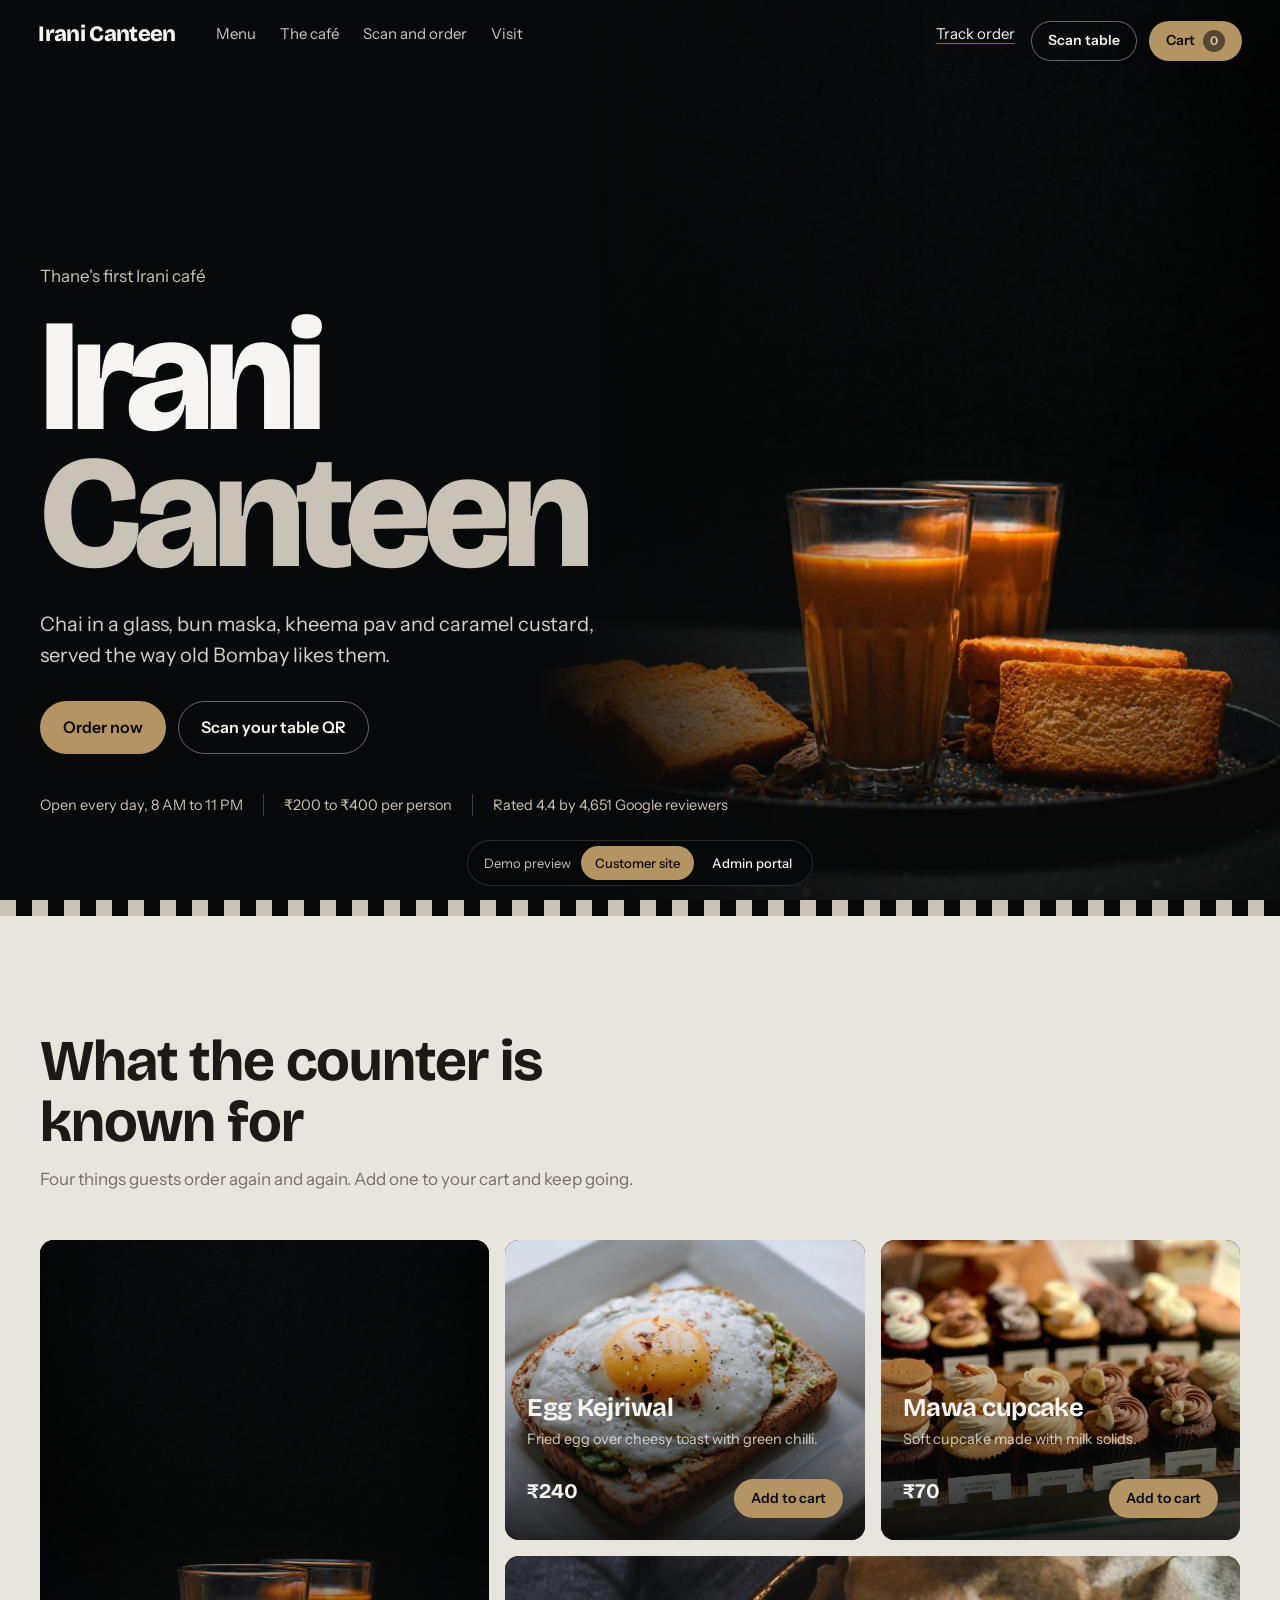
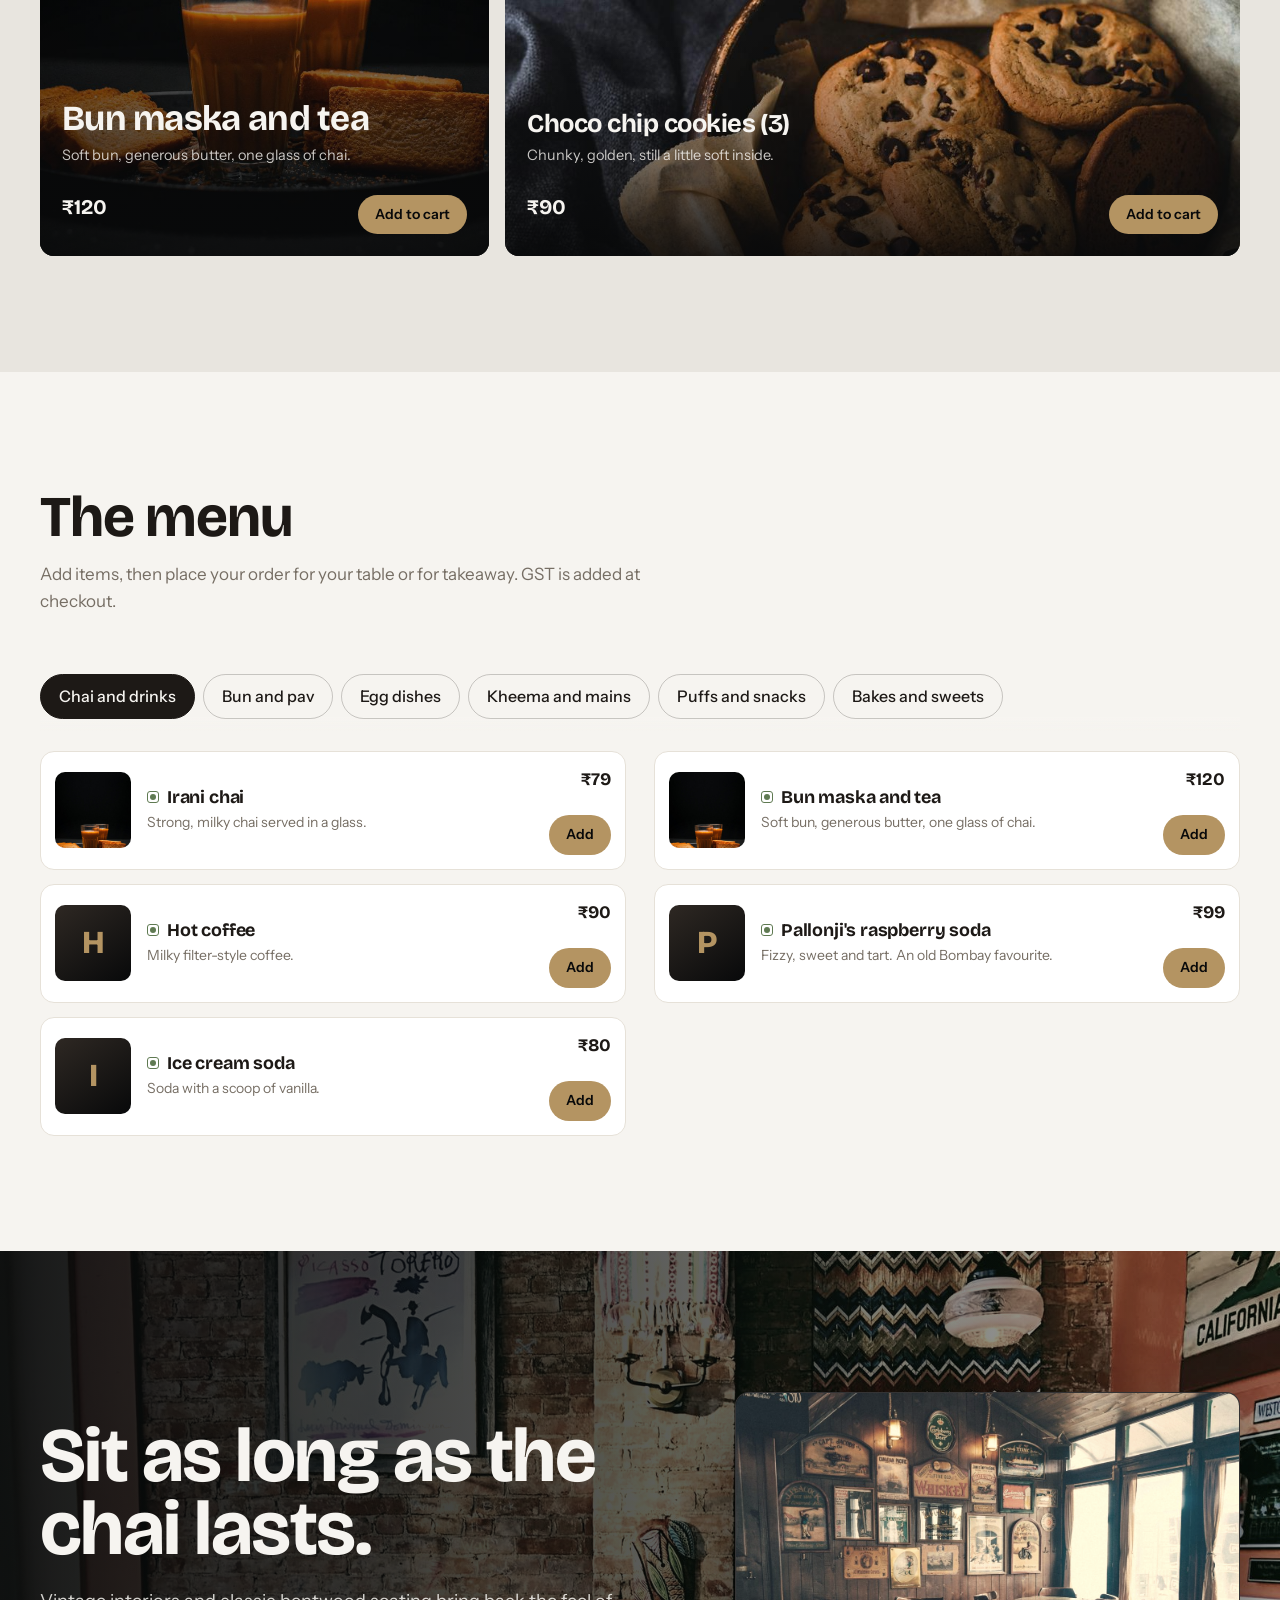
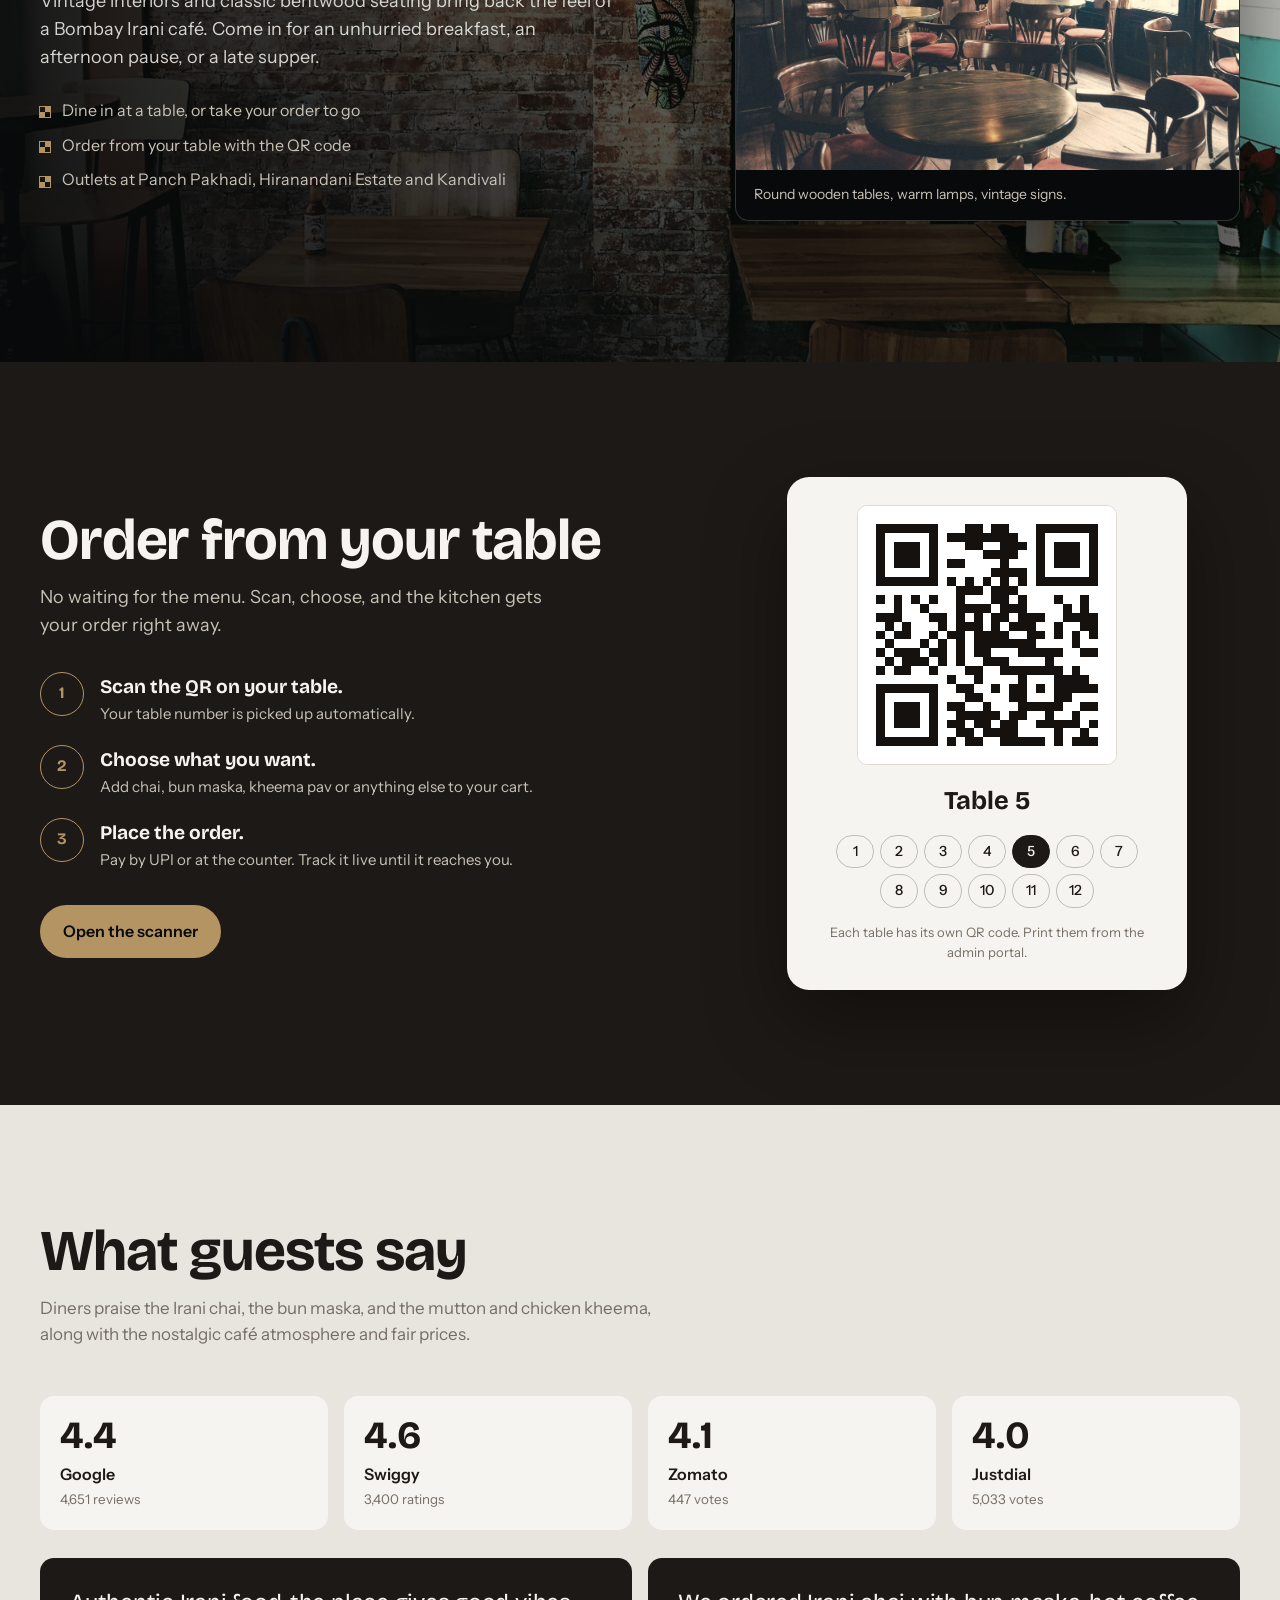
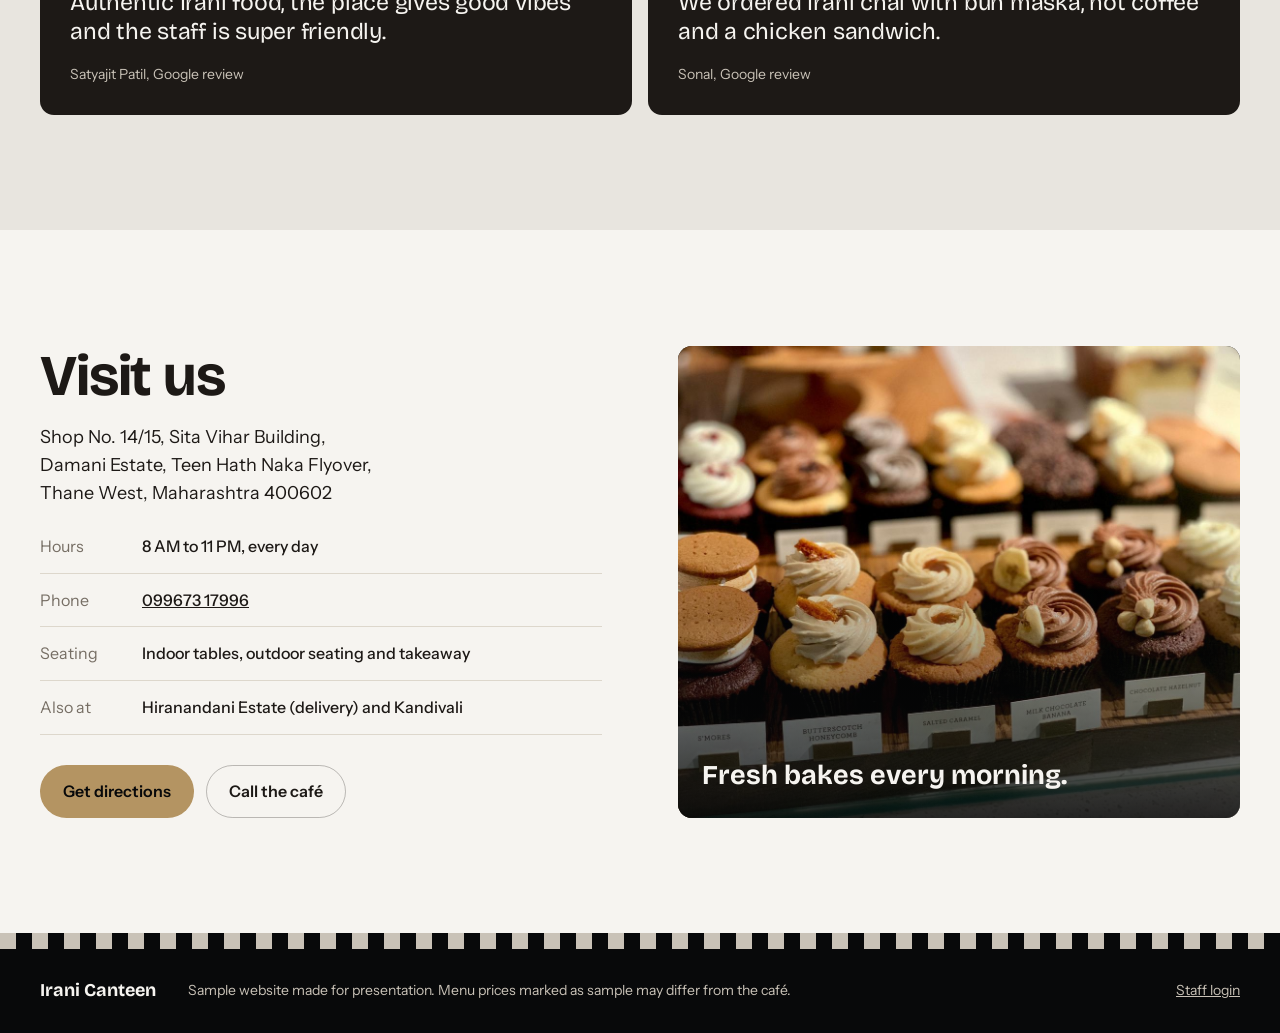
<file: index.html>
<!doctype html>
<html lang="en">
<head>
<meta charset="utf-8">
<meta name="viewport" content="width=device-width, initial-scale=1">
<title>Irani Canteen, Thane | Chai, bun maska and kheema pav</title>
<meta name="description" content="Irani Canteen is Thane's first Irani café. Order Irani chai, bun maska, kheema pav and caramel custard from your table by scanning a QR code.">
<meta name="theme-color" content="#08090a">
<link rel="preconnect" href="https://fonts.googleapis.com">
<link rel="preconnect" href="https://fonts.gstatic.com" crossorigin>
<link href="https://fonts.googleapis.com/css2?family=Bricolage+Grotesque:opsz,wght@12..96,500;12..96,700;12..96,800&family=Instrument+Sans:wght@400;500;600&display=swap" rel="stylesheet">
<link rel="stylesheet" href="styles.css">
<link rel="stylesheet" href="admin.css">
</head>
<body>

<!-- ============ CUSTOMER SITE ============ -->
<div id="site">
  <header class="nav" id="nav">
    <a class="brand" href="#top" aria-label="Irani Canteen, home">Irani Canteen</a>
    <nav class="nav-links" aria-label="Main">
      <a href="#menu">Menu</a>
      <a href="#room">The café</a>
      <a href="#scan">Scan and order</a>
      <a href="#visit">Visit</a>
    </nav>
    <div class="nav-actions">
      <button class="chip table-chip" id="tableBadge" hidden title="Change table"></button>
      <button class="link-btn" id="openTrack">Track order</button>
      <button class="btn ghost light sm" id="openScan">Scan table</button>
      <button class="btn primary sm cart-btn" id="openCart" aria-label="Open cart">Cart <span id="cartCount" class="count">0</span></button>
    </div>
  </header>

  <main id="top">
    <!-- Hero -->
    <section class="hero">
      <div class="hero-img">
        <img src="chai.jpg" alt="Two glasses of Irani chai beside slices of toasted bun on a dark tray">
      </div>
      <div class="wrap hero-grid">
        <div class="hero-copy">
          <p class="hero-kicker">Thane's first Irani café</p>
          <h1><span>Irani</span><span>Canteen</span></h1>
          <p class="lede">Chai in a glass, bun maska, kheema pav and caramel custard, served the way old Bombay likes them.</p>
          <div class="cta">
            <button class="btn primary" data-go="menu">Order now</button>
            <button class="btn ghost light" id="heroScan">Scan your table QR</button>
          </div>
          <ul class="facts">
            <li>Open every day, 8 AM to 11 PM</li>
            <li>₹200 to ₹400 per person</li>
            <li>Rated 4.4 by 4,651 Google reviewers</li>
          </ul>
        </div>
      </div>
    </section>
    <div class="chequer" aria-hidden="true"></div>

    <!-- Signature -->
    <section class="sec sec-marble" id="signature">
      <div class="wrap">
        <div class="sec-head">
          <h2>What the counter is known for</h2>
          <p>Four things guests order again and again. Add one to your cart and keep going.</p>
        </div>
        <div class="sig-grid" id="sigGrid"></div>
      </div>
    </section>

    <!-- Menu -->
    <section class="sec sec-chalk" id="menu">
      <div class="wrap">
        <div class="sec-head">
          <h2>The menu</h2>
          <p>Add items, then place your order for your table or for takeaway. GST is added at checkout.</p>
        </div>
        <div class="tabs" id="menuTabs" role="tablist" aria-label="Menu categories"></div>
        <div class="menu-list" id="menuList"></div>
      </div>
    </section>

    <!-- The room -->
    <section class="room" id="room">
      <img class="room-bg" src="interior-brick.jpg" alt="">
      <div class="room-shade"></div>
      <div class="wrap room-grid">
        <div class="room-copy">
          <h2>Sit as long as the chai lasts.</h2>
          <p>Vintage interiors and classic bentwood seating bring back the feel of a Bombay Irani café. Come in for an unhurried breakfast, an afternoon pause, or a late supper.</p>
          <ul class="room-points">
            <li>Dine in at a table, or take your order to go</li>
            <li>Order from your table with the QR code</li>
            <li>Outlets at Panch Pakhadi, Hiranandani Estate and Kandivali</li>
          </ul>
        </div>
        <figure class="room-card">
          <img src="interior-wood.jpg" alt="Café interior with round wooden tables, bentwood chairs and framed vintage signs on the wall">
          <figcaption>Round wooden tables, warm lamps, vintage signs.</figcaption>
        </figure>
      </div>
    </section>

    <!-- Scan and order -->
    <section class="sec sec-espresso" id="scan">
      <div class="wrap scan-grid">
        <div class="scan-copy">
          <h2>Order from your table</h2>
          <p>No waiting for the menu. Scan, choose, and the kitchen gets your order right away.</p>
          <ol class="steps">
            <li><b>Scan the QR on your table.</b><span>Your table number is picked up automatically.</span></li>
            <li><b>Choose what you want.</b><span>Add chai, bun maska, kheema pav or anything else to your cart.</span></li>
            <li><b>Place the order.</b><span>Pay by UPI or at the counter. Track it live until it reaches you.</span></li>
          </ol>
          <button class="btn primary" id="scanBtn2">Open the scanner</button>
        </div>
        <div class="qr-card">
          <div class="qr-box" id="qrDemo" aria-label="Sample table QR code"></div>
          <p class="qr-cap" id="qrCap">Table 5</p>
          <div class="qr-pick" id="qrPick" role="group" aria-label="Choose a table to preview"></div>
          <p class="qr-note">Each table has its own QR code. Print them from the admin portal.</p>
        </div>
      </div>
    </section>

    <!-- Reviews -->
    <section class="sec sec-marble" id="reviews">
      <div class="wrap">
        <div class="sec-head">
          <h2>What guests say</h2>
          <p>Diners praise the Irani chai, the bun maska, and the mutton and chicken kheema, along with the nostalgic café atmosphere and fair prices.</p>
        </div>
        <div class="rating-row" id="ratingRow"></div>
        <div class="quote-row" id="quoteRow"></div>
      </div>
    </section>

    <!-- Visit -->
    <section class="sec sec-chalk" id="visit">
      <div class="wrap visit-grid">
        <div>
          <h2>Visit us</h2>
          <address>
            Shop No. 14/15, Sita Vihar Building,<br>
            Damani Estate, Teen Hath Naka Flyover,<br>
            Thane West, Maharashtra 400602
          </address>
          <dl class="visit-list">
            <div><dt>Hours</dt><dd>8 AM to 11 PM, every day</dd></div>
            <div><dt>Phone</dt><dd><a href="tel:+919967317996">099673 17996</a></dd></div>
            <div><dt>Seating</dt><dd>Indoor tables, outdoor seating and takeaway</dd></div>
            <div><dt>Also at</dt><dd>Hiranandani Estate (delivery) and Kandivali</dd></div>
          </dl>
          <div class="cta">
            <a class="btn primary" href="https://www.google.com/maps/search/?api=1&query=Irani+Canteen+Teen+Hath+Naka+Thane" target="_blank" rel="noopener">Get directions</a>
            <a class="btn ghost" href="tel:+919967317996">Call the café</a>
          </div>
        </div>
        <div class="visit-art" aria-hidden="true">
          <img src="bakes.jpg" alt="">
          <div class="visit-art-shade"></div>
          <p>Fresh bakes every morning.</p>
        </div>
      </div>
    </section>
  </main>

  <div class="chequer" aria-hidden="true"></div>
  <footer class="foot">
    <div class="wrap foot-row">
      <strong>Irani Canteen</strong>
      <span>Sample website made for presentation. Menu prices marked as sample may differ from the café.</span>
      <a href="#/admin" class="staff-link">Staff login</a>
    </div>
  </footer>
</div>

<!-- ============ ADMIN PORTAL (rendered by admin.js) ============ -->
<div id="admin" hidden></div>

<!-- ============ OVERLAYS ============ -->
<div class="scrim" id="scrim" hidden></div>

<aside class="drawer" id="cartDrawer" aria-label="Your order" aria-hidden="true">
  <div class="drawer-head"><h3>Your order</h3><button class="icon-btn" data-close aria-label="Close cart">Close</button></div>
  <div class="drawer-body" id="cartBody"></div>
</aside>

<div class="modal" id="scanModal" role="dialog" aria-modal="true" aria-label="Scan table QR code" aria-hidden="true">
  <div class="modal-card scan-modal">
    <div class="modal-head"><h3>Scan your table QR</h3><button class="icon-btn" data-close aria-label="Close scanner">Close</button></div>
    <div class="viewfinder" id="viewfinder">
      <video id="scanVideo" playsinline muted></video>
      <div class="vf-frame"><i></i><i></i><i></i><i></i><span class="vf-line"></span></div>
    </div>
    <p class="scan-msg" id="scanMsg">Point your camera at the QR code on your table.</p>
    <div class="scan-demo">
      <p><b>Demo mode.</b> No QR in front of you? Tap a table to simulate scanning its code.</p>
      <div class="chips" id="scanChips"></div>
    </div>
  </div>
</div>

<div class="modal" id="orderModal" role="dialog" aria-modal="true" aria-label="Order status" aria-hidden="true">
  <div class="modal-card order-modal">
    <div class="modal-head"><h3 id="orderTitle">Order</h3><button class="icon-btn" data-close aria-label="Close">Close</button></div>
    <div id="orderBody"></div>
  </div>
</div>

<div class="toast" id="toast" role="status" aria-live="polite"></div>
<div class="demo-bar" id="demoBar" hidden>
  <span>Demo preview</span>
  <button id="dbSite">Customer site</button>
  <button id="dbAdmin">Admin portal</button>
</div>

<script src="data.js"></script>
<script src="qr-data.js"></script>
<script src="store.js"></script>
<script src="app.js"></script>
<script src="admin.js"></script>
<script>App.boot();</script>
</body>
</html>
</file>
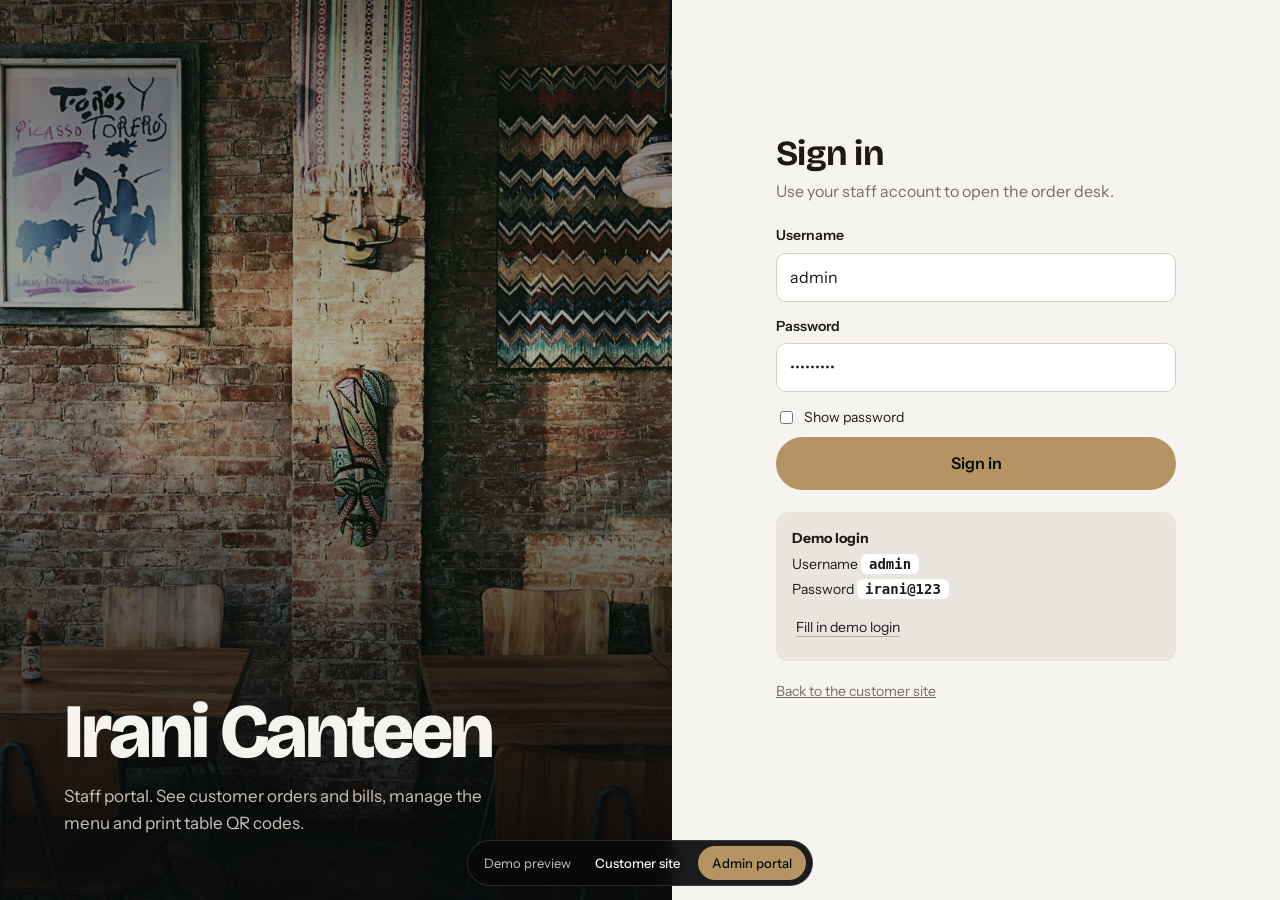
<file: admin.html>
<!doctype html>
<meta charset="utf-8">
<title>Irani Canteen staff portal</title>
<script>location.replace('index.html#/admin');</script>
<meta http-equiv="refresh" content="0; url=index.html#/admin">
<p>Opening the staff portal… <a href="index.html#/admin">Continue</a></p>
</file>
<file: styles.css>
/* Irani Canteen: neutral palette (ink, espresso, stone, marble, chalk) with one brass accent. */
:root {
  --ink: #08090a;
  --espresso: #1d1916;
  --umber: #2e2823;
  --taupe: #766e64;
  --stone: #c9c2b7;
  --marble: #e8e5df;
  --chalk: #f6f4f0;
  --brass: #b49462;
  --brass-d: #8a6d3f;
  --ok: #5f7a52;
  --warn: #a2673a;
  --bad: #9b4f47;
  --display: "Bricolage Grotesque", "Segoe UI", system-ui, -apple-system, sans-serif;
  --body: "Instrument Sans", "Segoe UI", system-ui, -apple-system, sans-serif;
  --r: 14px;
  --nav-h: 68px;
}
*, *::before, *::after { box-sizing: border-box; }
html { scroll-behavior: smooth; scroll-padding-top: calc(var(--nav-h) + 8px); }
body { margin: 0; font-family: var(--body); font-size: 16px; line-height: 1.55; color: var(--espresso); background: var(--chalk); -webkit-font-smoothing: antialiased; }
body.locked { overflow: hidden; }
img { max-width: 100%; display: block; }
button, input, select, textarea { font: inherit; color: inherit; }
button { cursor: pointer; }
a { color: inherit; }
h1, h2, h3, h4 { font-family: var(--display); font-weight: 700; line-height: 1.05; margin: 0; letter-spacing: -0.02em; }
p { margin: 0; }
[hidden] { display: none !important; }
:focus-visible { outline: 2px solid var(--brass); outline-offset: 3px; }
.wrap { width: min(1200px, 100% - 48px); margin-inline: auto; }
.muted { color: var(--taupe); }

/* ---------- buttons ---------- */
.btn { display: inline-flex; align-items: center; justify-content: center; gap: 8px; border: 1px solid transparent; background: var(--marble); color: var(--espresso); padding: 13px 22px; border-radius: 999px; font-weight: 600; text-decoration: none; transition: background .2s, color .2s, border-color .2s, transform .15s; white-space: nowrap; }
.btn:active { transform: scale(.98); }
.btn.sm { padding: 8px 16px; font-size: 14px; }
.btn.block { width: 100%; }
.btn.primary { background: var(--brass); color: var(--ink); }
.btn.primary:hover { background: #c4a574; }
.btn.ghost { background: transparent; border-color: rgba(29,25,22,.28); color: inherit; }
.btn.ghost:hover { border-color: var(--espresso); background: rgba(29,25,22,.06); }
.btn.ghost.light { border-color: rgba(246,244,240,.4); color: var(--chalk); }
.btn.ghost.light:hover { border-color: var(--chalk); background: rgba(246,244,240,.1); }
.btn.danger { background: transparent; border-color: var(--bad); color: var(--bad); }
.btn.danger:hover { background: var(--bad); color: #fff; }
.btn:disabled { opacity: .45; cursor: not-allowed; }
.link-btn { background: none; border: 0; padding: 6px 4px; color: inherit; text-decoration: underline; text-underline-offset: 4px; text-decoration-color: rgba(180,148,98,.7); }
.icon-btn { background: none; border: 1px solid rgba(29,25,22,.2); border-radius: 999px; padding: 6px 14px; font-size: 14px; }
.chip { background: transparent; border: 1px solid rgba(29,25,22,.25); border-radius: 999px; padding: 7px 14px; font-size: 14px; font-weight: 500; }
.chip.on { background: var(--espresso); color: var(--chalk); border-color: var(--espresso); }

/* ---------- nav ---------- */
.nav { position: fixed; inset: 0 0 auto 0; height: var(--nav-h); z-index: 40; display: flex; align-items: center; gap: 28px; padding: 0 clamp(16px, 3vw, 40px); color: var(--chalk); transition: background .3s, backdrop-filter .3s; }
.nav.solid { background: rgba(8,9,10,.86); backdrop-filter: blur(12px); }
.brand { font-family: var(--display); font-weight: 800; font-size: 22px; letter-spacing: -0.03em; text-decoration: none; }
.nav-links { display: flex; gap: 24px; margin-left: 12px; }
.nav-links a { text-decoration: none; font-size: 15px; opacity: .82; }
.nav-links a:hover { opacity: 1; }
.nav-actions { margin-left: auto; display: flex; align-items: center; gap: 12px; }
.nav .link-btn { font-size: 15px; }
.table-chip { border-color: rgba(246,244,240,.4); color: var(--chalk); }
.cart-btn .count { background: var(--ink); color: var(--chalk); border-radius: 999px; min-width: 22px; height: 22px; display: inline-grid; place-items: center; font-size: 12px; padding: 0 6px; opacity: .55; }
.cart-btn .count.on { opacity: 1; }

/* ---------- hero ---------- */
.hero { position: relative; min-height: max(100svh, 720px); background: var(--ink); color: var(--chalk); display: flex; align-items: flex-end; overflow: hidden; isolation: isolate; }
.hero-img { position: absolute; inset: 0 0 0 auto; width: min(58vw, 860px); z-index: -1; }
.hero-img img { width: 100%; height: 100%; object-fit: cover; object-position: 50% 100%; }
.hero-img::after { content: ""; position: absolute; inset: 0; background: linear-gradient(90deg, var(--ink) 0%, rgba(8,9,10,.55) 22%, rgba(8,9,10,0) 52%), linear-gradient(0deg, rgba(8,9,10,.7) 0%, rgba(8,9,10,0) 30%); }
.hero-grid { padding-block: calc(var(--nav-h) + 40px) clamp(40px, 7vw, 84px); }
.hero-copy { max-width: 720px; }
.hero-kicker { font-size: 17px; color: var(--stone); margin-bottom: 18px; }
.hero h1 { font-weight: 800; font-size: clamp(4.4rem, 12.5vw, 10.5rem); line-height: .86; letter-spacing: -0.045em; }
.hero h1 span { display: block; }
.hero h1 span:last-child { color: var(--stone); }
.lede { margin-top: 26px; max-width: 30em; font-size: clamp(1.05rem, 1.6vw, 1.25rem); color: rgba(246,244,240,.86); }
.cta { display: flex; flex-wrap: wrap; gap: 12px; margin-top: 30px; }
.facts { list-style: none; padding: 0; margin: 40px 0 0; display: flex; flex-wrap: wrap; gap: 8px 0; font-size: 14.5px; color: var(--stone); }
.facts li { padding-right: 20px; margin-right: 20px; border-right: 1px solid rgba(201,194,183,.3); }
.facts li:last-child { border: 0; margin: 0; padding: 0; }
@media (prefers-reduced-motion: no-preference) {
  .hero h1 span, .hero-kicker, .lede, .hero .cta, .facts { animation: rise .9s cubic-bezier(.2,.7,.2,1) both; }
  .hero h1 span:nth-child(1) { animation-delay: .1s; } .hero h1 span:nth-child(2) { animation-delay: .22s; }
  .lede { animation-delay: .38s; } .hero .cta { animation-delay: .5s; } .facts { animation-delay: .62s; }
  .hero-img img { animation: settle 1.8s ease-out both; }
}
@keyframes rise { from { opacity: 0; transform: translateY(28px); } to { opacity: 1; transform: none; } }
@keyframes settle { from { transform: scale(1.06); opacity: .6; } to { transform: none; opacity: 1; } }

.chequer { height: 16px; background: conic-gradient(var(--ink) 25%, var(--stone) 0 50%, var(--ink) 0 75%, var(--stone) 0) 0 0 / 32px 32px; }

/* ---------- sections ---------- */
.sec { padding-block: clamp(64px, 9vw, 124px); }
.sec-marble { background: var(--marble); }
.sec-chalk { background: var(--chalk); }
.sec-espresso { background: var(--espresso); color: var(--chalk); }
.sec-head { max-width: 640px; margin-bottom: clamp(28px, 4vw, 48px); }
.sec-head h2, .visit-grid h2, .scan-copy h2 { font-size: clamp(2.2rem, 4.6vw, 3.6rem); }
.sec-head p { margin-top: 14px; color: var(--taupe); font-size: 17px; }

/* signature */
.sig-grid { display: grid; grid-template-columns: 1.25fr 1fr 1fr; grid-template-rows: 300px 300px; gap: 16px; }
.sig { position: relative; border-radius: var(--r); overflow: hidden; color: var(--chalk); background: var(--ink); }
.sig-1 { grid-row: span 2; }
.sig img { position: absolute; inset: 0; width: 100%; height: 100%; object-fit: cover; transition: transform .7s ease; }
.sig:hover img { transform: scale(1.04); }
.sig-1 img { inset: auto 0 0 0; height: 128%; object-position: 50% 100%; }
.sig-4 { grid-column: span 2; }
.sig-shade { position: absolute; inset: 0; background: linear-gradient(0deg, rgba(8,9,10,.88) 0%, rgba(8,9,10,.35) 45%, rgba(8,9,10,0) 75%); }
.sig-body { position: absolute; inset: auto 0 0 0; padding: 22px; }
.sig-body h3 { font-size: 1.6rem; }
.sig-1 .sig-body h3 { font-size: 2.2rem; }
.sig-body p { margin-top: 6px; font-size: 14.5px; color: rgba(246,244,240,.8); max-width: 26em; }
.sig-row { display: flex; align-items: center; justify-content: space-between; gap: 12px; margin-top: 14px; }
.sig-row b { font-family: var(--display); font-size: 1.3rem; }

/* menu */
.tabs { position: sticky; top: var(--nav-h); z-index: 20; display: flex; gap: 8px; overflow-x: auto; padding: 12px 0; margin-bottom: 20px; background: linear-gradient(var(--chalk) 80%, rgba(246,244,240,0)); scrollbar-width: none; }
.tabs::-webkit-scrollbar { display: none; }
.tab { flex: none; background: transparent; border: 1px solid rgba(29,25,22,.22); border-radius: 999px; padding: 9px 18px; font-weight: 500; }
.tab:hover { border-color: var(--espresso); }
.tab.on { background: var(--espresso); border-color: var(--espresso); color: var(--chalk); }
.menu-list { display: grid; grid-template-columns: 1fr 1fr; gap: 14px 28px; }
.item { display: grid; grid-template-columns: 76px 1fr auto; gap: 16px; align-items: center; padding: 14px; background: #fff; border: 1px solid #e6e1d8; border-radius: var(--r); }
.item.off { opacity: .55; }
.thumb { width: 76px; height: 76px; border-radius: 10px; object-fit: cover; }
.thumb.mono { display: grid; place-items: center; background: linear-gradient(145deg, var(--umber), var(--ink)); color: var(--brass); font-family: var(--display); font-size: 2rem; font-weight: 800; }
.item h4 { font-size: 1.12rem; letter-spacing: -0.01em; line-height: 1.2; display: flex; align-items: center; gap: 8px; flex-wrap: wrap; }
.item p { font-size: 14px; color: var(--taupe); margin-top: 4px; }
.dot { width: 12px; height: 12px; border: 1.5px solid; border-radius: 3px; position: relative; flex: none; display: inline-block; }
.dot::after { content: ""; position: absolute; inset: 2px; border-radius: 50%; background: currentColor; }
.dot.veg { color: var(--ok); } .dot.nonveg { color: var(--bad); }
.tag { font-family: var(--body); font-weight: 600; font-size: 12px; background: var(--marble); border-radius: 999px; padding: 2px 9px; }
.item-side { display: grid; justify-items: end; gap: 8px; min-width: 84px; }
.item-side b { font-family: var(--display); font-size: 1.1rem; }
.stepper { display: inline-flex; align-items: center; border: 1px solid rgba(29,25,22,.25); border-radius: 999px; overflow: hidden; }
.stepper button { background: none; border: 0; width: 32px; height: 32px; font-size: 18px; }
.stepper button:hover { background: var(--marble); }
.stepper b { min-width: 22px; text-align: center; font-size: 14px; font-family: var(--body); }

/* room */
.room { position: relative; padding-block: clamp(80px, 11vw, 150px); color: var(--chalk); overflow: hidden; isolation: isolate; background: var(--ink); }
.room-bg { position: absolute; inset: 0; width: 100%; height: 100%; object-fit: cover; z-index: -2; filter: sepia(.35) saturate(.75) contrast(1.05); }
.room-shade { position: absolute; inset: 0; z-index: -1; background: linear-gradient(90deg, rgba(8,9,10,.94) 0%, rgba(8,9,10,.7) 45%, rgba(8,9,10,.3) 100%), linear-gradient(0deg, rgba(8,9,10,.6), rgba(8,9,10,0) 40%); }
.room-grid { display: grid; grid-template-columns: 1.1fr .9fr; gap: clamp(32px, 6vw, 90px); align-items: center; }
.room-copy h2 { font-size: clamp(2.6rem, 6vw, 5rem); line-height: .95; }
.room-copy p { margin-top: 22px; max-width: 32em; font-size: 18px; color: rgba(246,244,240,.85); }
.room-points { list-style: none; padding: 0; margin: 26px 0 0; display: grid; gap: 10px; }
.room-points li { padding-left: 22px; position: relative; color: var(--stone); }
.room-points li::before { content: ""; position: absolute; left: 0; top: .6em; width: 10px; height: 10px; background: conic-gradient(var(--brass) 25%, transparent 0 50%, var(--brass) 0 75%, transparent 0) 0 0 / 10px 10px; outline: 1px solid var(--brass); }
.room-card { margin: 0; border-radius: var(--r); overflow: hidden; border: 1px solid rgba(246,244,240,.18); background: var(--ink); box-shadow: 0 30px 70px rgba(0,0,0,.45); }
.room-card img { aspect-ratio: 4 / 3; object-fit: cover; width: 100%; filter: sepia(.28) saturate(.8); }
.room-card figcaption { padding: 14px 18px; font-size: 14px; color: var(--stone); }

/* scan */
.scan-grid { display: grid; grid-template-columns: 1.1fr .9fr; gap: clamp(32px, 6vw, 96px); align-items: center; }
.scan-copy > p { margin-top: 14px; font-size: 18px; color: var(--stone); max-width: 28em; }
.steps { list-style: none; counter-reset: s; padding: 0; margin: 32px 0 34px; display: grid; gap: 20px; }
.steps li { counter-increment: s; display: grid; grid-template-columns: 44px 1fr; column-gap: 16px; }
.steps li::before { content: counter(s); grid-row: span 2; width: 44px; height: 44px; border-radius: 50%; border: 1px solid var(--brass); color: var(--brass); display: grid; place-items: center; font-family: var(--display); font-weight: 700; }
.steps b { font-family: var(--display); font-size: 1.2rem; font-weight: 700; }
.steps span { color: var(--stone); font-size: 15px; }
.qr-card { background: var(--chalk); color: var(--espresso); border-radius: 22px; padding: 28px; text-align: center; max-width: 400px; justify-self: center; width: 100%; box-shadow: 0 30px 80px rgba(0,0,0,.4); }
.qr-box { width: min(260px, 100%); aspect-ratio: 1; margin: 0 auto; border-radius: 10px; overflow: hidden; border: 1px solid #e0dbd2; background: #fff; }
.qr-box svg { width: 100%; height: 100%; display: block; }
.qr-cap { font-family: var(--display); font-weight: 700; font-size: 1.6rem; margin-top: 16px; }
.qr-pick { display: flex; flex-wrap: wrap; gap: 6px; justify-content: center; margin-top: 14px; }
.qr-pick .chip { padding: 5px 0; width: 38px; }
.qr-note { font-size: 13px; color: var(--taupe); margin-top: 14px; }

/* reviews */
.rating-row { display: grid; grid-template-columns: repeat(4, 1fr); gap: 16px; margin-bottom: 28px; }
.rating { background: var(--chalk); border-radius: var(--r); padding: 20px; display: grid; gap: 2px; }
.rating b { font-family: var(--display); font-size: 2.4rem; line-height: 1; }
.rating span { font-weight: 600; margin-top: 6px; }
.rating small { color: var(--taupe); }
.quote-row { display: grid; grid-template-columns: 1fr 1fr; gap: 16px; }
blockquote { margin: 0; background: var(--espresso); color: var(--chalk); border-radius: var(--r); padding: 30px; }
blockquote p { font-family: var(--display); font-size: 1.45rem; line-height: 1.25; letter-spacing: -0.01em; }
blockquote footer { margin-top: 18px; color: var(--stone); font-size: 14px; }

/* visit */
.visit-grid { display: grid; grid-template-columns: 1fr 1fr; gap: clamp(32px, 6vw, 90px); align-items: stretch; }
address { font-style: normal; margin-top: 18px; font-size: 18px; }
.visit-list { margin: 26px 0 0; display: grid; gap: 14px; }
.visit-list div { display: grid; grid-template-columns: 90px 1fr; gap: 12px; padding-bottom: 14px; border-bottom: 1px solid #ddd7cc; }
.visit-list dt { color: var(--taupe); } .visit-list dd { margin: 0; font-weight: 500; }
.visit-art { position: relative; border-radius: var(--r); overflow: hidden; min-height: 360px; background: var(--ink); }
.visit-art img { position: absolute; inset: 0; width: 100%; height: 100%; object-fit: cover; }
.visit-art-shade { position: absolute; inset: 0; background: linear-gradient(0deg, rgba(8,9,10,.85), rgba(8,9,10,0) 60%); }
.visit-art p { position: absolute; left: 24px; bottom: 22px; color: var(--chalk); font-family: var(--display); font-size: 1.7rem; font-weight: 700; }

.foot { background: var(--ink); color: var(--stone); padding: 28px 0; font-size: 14px; }
.foot-row { display: flex; flex-wrap: wrap; gap: 12px 32px; align-items: center; }
.foot strong { font-family: var(--display); color: var(--chalk); font-size: 18px; }
.staff-link { margin-left: auto; }

/* ---------- drawer / modal ---------- */
.scrim { position: fixed; inset: 0; background: rgba(8,9,10,.6); z-index: 60; backdrop-filter: blur(2px); }
.drawer { position: fixed; top: 0; right: 0; bottom: 0; width: min(460px, 100%); background: var(--chalk); z-index: 70; transform: translateX(102%); transition: transform .3s ease; display: flex; flex-direction: column; box-shadow: -20px 0 60px rgba(0,0,0,.25); }
.drawer.open { transform: none; }
.drawer:not(.open) { box-shadow: none; visibility: hidden; transition: transform .3s ease, visibility 0s .3s; }
.drawer-head { display: flex; align-items: center; justify-content: space-between; gap: 12px; padding: 18px 22px; border-bottom: 1px solid #ddd7cc; }
.drawer-head h3 { font-size: 1.5rem; }
.drawer-body { overflow-y: auto; padding: 18px 22px 28px; flex: 1; }
.modal { position: fixed; inset: 0; z-index: 70; display: none; place-items: center; padding: 16px; }
.modal.open { display: grid; }
.modal-card { background: var(--chalk); border-radius: 20px; width: min(560px, 100%); max-height: calc(100svh - 32px); overflow-y: auto; box-shadow: 0 40px 100px rgba(0,0,0,.45); }
.modal-head { display: flex; align-items: center; justify-content: space-between; padding: 18px 22px; border-bottom: 1px solid #ddd7cc; position: sticky; top: 0; background: var(--chalk); z-index: 2; }
.modal-head h3 { font-size: 1.4rem; }
.empty { text-align: center; padding: 56px 12px; display: grid; gap: 12px; justify-items: center; }
.empty h4 { font-size: 1.5rem; } .empty p { color: var(--taupe); }

.cart-lines { list-style: none; padding: 0; margin: 0 0 18px; display: grid; gap: 4px; }
.cart-lines li { display: grid; grid-template-columns: 1fr auto 72px; gap: 12px; align-items: center; padding: 12px 0; border-bottom: 1px solid #e3ddd2; }
.cart-lines small { display: block; color: var(--taupe); }
.line-total { text-align: right; font-weight: 600; }
.seg { display: grid; grid-template-columns: 1fr 1fr; background: var(--marble); border-radius: 999px; padding: 4px; margin: 4px 0 16px; }
.seg button { border: 0; background: none; border-radius: 999px; padding: 9px; font-weight: 600; }
.seg button.on { background: var(--espresso); color: var(--chalk); }
.field { display: grid; gap: 6px; margin-bottom: 14px; }
.field > span { font-size: 14px; font-weight: 600; }
.field small { color: var(--taupe); font-size: 12.5px; }
.field input, .field select, .field textarea, .search { width: 100%; background: #fff; border: 1px solid #d6cfc3; border-radius: 10px; padding: 11px 13px; }
.field input:focus, .field select:focus, .field textarea:focus { outline: 2px solid var(--brass); outline-offset: 1px; border-color: var(--brass); }
.field-row { display: grid; grid-template-columns: 1fr 1fr; gap: 12px; }
.pay { border: 0; padding: 0; margin: 0 0 18px; display: grid; gap: 8px; }
.pay legend { font-size: 14px; font-weight: 600; margin-bottom: 8px; padding: 0; }
.radio { display: flex; align-items: center; gap: 10px; padding: 11px 13px; background: #fff; border: 1px solid #d6cfc3; border-radius: 10px; }
.radio input { accent-color: var(--espresso); }
.check { display: inline-flex; align-items: center; gap: 8px; font-size: 14px; }
.check input { accent-color: var(--espresso); }
.sum { display: grid; gap: 6px; padding: 14px 0; border-top: 1px solid #d6cfc3; }
.sum div { display: flex; justify-content: space-between; }
.sum .grand { font-family: var(--display); font-size: 1.4rem; font-weight: 700; padding-top: 8px; }
.form-err { color: var(--bad); font-size: 14px; min-height: 0; margin-bottom: 8px; }
.form-err:empty { display: none; }

/* scanner */
.scan-modal { width: min(480px, 100%); }
.viewfinder { position: relative; margin: 18px 22px 0; border-radius: 16px; overflow: hidden; aspect-ratio: 1; background: radial-gradient(circle at 50% 40%, #2b2622, var(--ink)); }
.viewfinder video { width: 100%; height: 100%; object-fit: cover; display: none; }
.viewfinder.live video { display: block; }
.vf-frame { position: absolute; inset: 18%; }
.vf-frame i { position: absolute; width: 36px; height: 36px; border: 3px solid var(--brass); }
.vf-frame i:nth-child(1) { top: 0; left: 0; border-right: 0; border-bottom: 0; border-radius: 10px 0 0 0; }
.vf-frame i:nth-child(2) { top: 0; right: 0; border-left: 0; border-bottom: 0; border-radius: 0 10px 0 0; }
.vf-frame i:nth-child(3) { bottom: 0; left: 0; border-right: 0; border-top: 0; border-radius: 0 0 0 10px; }
.vf-frame i:nth-child(4) { bottom: 0; right: 0; border-left: 0; border-top: 0; border-radius: 0 0 10px 0; }
.vf-line { position: absolute; left: 4%; right: 4%; height: 2px; background: var(--brass); box-shadow: 0 0 18px 4px rgba(180,148,98,.6); top: 8%; }
@media (prefers-reduced-motion: no-preference) { .vf-line { animation: sweep 2.4s ease-in-out infinite alternate; } }
@keyframes sweep { to { top: 90%; } }
.scan-msg { padding: 14px 22px 4px; font-size: 14.5px; color: var(--taupe); }
.scan-msg.bad { color: var(--bad); }
.scan-demo { padding: 10px 22px 24px; }
.scan-demo p { font-size: 14px; margin-bottom: 10px; }
.chips { display: flex; flex-wrap: wrap; gap: 6px; }
.chips .chip:hover { border-color: var(--espresso); }

/* order modal */
.order-modal { padding-bottom: 6px; }
.order-modal > #orderBody { padding: 0 22px 22px; }
.order-msg { padding-top: 18px; font-size: 17px; }
.track { list-style: none; display: grid; grid-template-columns: repeat(4, 1fr); padding: 0; margin: 20px 0; }
.track li { display: grid; justify-items: center; gap: 8px; font-size: 13.5px; color: var(--taupe); position: relative; text-align: center; }
.track li i { width: 18px; height: 18px; border-radius: 50%; border: 2px solid var(--stone); background: var(--chalk); position: relative; z-index: 1; }
.track li::before { content: ""; position: absolute; top: 8px; left: -50%; width: 100%; height: 2px; background: var(--stone); }
.track li:first-child::before { display: none; }
.track li.done i, .track li.now i { background: var(--espresso); border-color: var(--espresso); }
.track li.done::before, .track li.now::before { background: var(--espresso); }
.track li.now { color: var(--espresso); font-weight: 700; }
.track li.now i { box-shadow: 0 0 0 5px rgba(180,148,98,.45); }
.cancelled { margin: 18px 0; padding: 12px 16px; border: 1px solid var(--bad); color: var(--bad); border-radius: 10px; font-weight: 600; }
.modal-actions { display: flex; gap: 10px; flex-wrap: wrap; margin-top: 18px; justify-content: flex-end; }
.track-form { display: grid; gap: 12px; padding-top: 6px; }

/* bill */
.bill { background: #fff; border: 1px dashed #bdb5a8; border-radius: 12px; padding: 20px; font-size: 14px; color: #1d1916; }
.bill-head { display: grid; gap: 2px; text-align: center; padding-bottom: 12px; border-bottom: 1px dashed #bdb5a8; font-size: 12.5px; color: #5d564d; }
.bill-head strong { font-family: var(--display); font-size: 20px; color: #1d1916; }
.bill-meta { display: grid; grid-template-columns: 1fr 1fr; gap: 8px 16px; padding: 12px 0; }
.bill-meta span { display: block; font-size: 12px; color: #766e64; } .bill-meta b { font-weight: 600; }
.bill-table { width: 100%; border-collapse: collapse; }
.bill-table th { text-align: left; font-size: 12px; color: #766e64; font-weight: 600; padding: 6px 0; border-block: 1px solid #e3ddd2; }
.bill-table td { padding: 7px 0; vertical-align: top; }
.n { text-align: right !important; font-variant-numeric: tabular-nums; }
.bill-sum { margin-top: 10px; display: grid; gap: 4px; border-top: 1px solid #e3ddd2; padding-top: 10px; }
.bill-sum div { display: flex; justify-content: space-between; }
.bill-sum .grand { font-family: var(--display); font-weight: 700; font-size: 20px; padding-top: 6px; border-top: 1px dashed #bdb5a8; margin-top: 4px; }
.bill-foot { margin-top: 14px; display: grid; gap: 2px; text-align: center; font-size: 12.5px; color: #5d564d; }

/* toast + demo bar */
.toast { position: fixed; left: 50%; bottom: 76px; transform: translate(-50%, 20px); background: var(--ink); color: var(--chalk); padding: 12px 20px; border-radius: 999px; font-size: 14.5px; z-index: 100; opacity: 0; pointer-events: none; transition: opacity .25s, transform .25s; max-width: calc(100% - 32px); text-align: center; box-shadow: 0 12px 40px rgba(0,0,0,.35); }
.toast.show { opacity: 1; transform: translate(-50%, 0); }
.demo-bar { position: fixed; left: 50%; bottom: 14px; transform: translateX(-50%); z-index: 45; display: flex; align-items: center; gap: 4px; background: rgba(8,9,10,.92); color: var(--stone); padding: 5px 6px 5px 16px; border-radius: 999px; font-size: 13px; backdrop-filter: blur(10px); border: 1px solid rgba(246,244,240,.14); }
.demo-bar span { margin-right: 6px; }
.demo-bar button { white-space: nowrap; background: none; border: 0; color: var(--chalk); padding: 7px 14px; border-radius: 999px; font-size: 13px; font-weight: 500; }
.demo-bar button.on { background: var(--brass); color: var(--ink); }

/* ---------- responsive ---------- */
@media (max-width: 980px) {
  .nav-links { display: none; }
  .sig-grid { grid-template-columns: 1fr 1fr; grid-template-rows: auto; }
  .sig { min-height: 280px; } .sig-1 { grid-column: span 2; grid-row: auto; min-height: 380px; } .sig-4 { grid-column: span 2; }
  .menu-list { grid-template-columns: 1fr; }
  .room-grid, .scan-grid, .visit-grid { grid-template-columns: 1fr; }
  .rating-row { grid-template-columns: 1fr 1fr; }
}
@media (max-width: 760px) {
  .wrap { width: min(1200px, 100% - 36px); }
  .hero { align-items: flex-start; }
  .hero-img { inset: auto 0 0 0; width: 100%; height: 62%; }
  .hero-img::after { background: linear-gradient(180deg, var(--ink) 0%, rgba(8,9,10,.4) 35%, rgba(8,9,10,0) 60%), linear-gradient(0deg, rgba(8,9,10,.6), rgba(8,9,10,0) 25%); }
  .hero-grid { padding-top: calc(var(--nav-h) + 24px); }
  .facts { margin-top: 28px; } .facts li { border: 0; margin: 0; padding: 0; width: 100%; }
  .nav .link-btn, .nav .btn.ghost { display: none; }
  .sig-grid { grid-template-columns: 1fr; } .sig-1, .sig-4 { grid-column: auto; }
  .item { grid-template-columns: 60px 1fr; } .thumb { width: 60px; height: 60px; }
  .item-side { grid-column: 1 / -1; grid-auto-flow: column; justify-content: space-between; align-items: center; justify-items: start; }
  .quote-row { grid-template-columns: 1fr; }
  .field-row { grid-template-columns: 1fr; }
  .demo-bar span { display: none; } .demo-bar { padding-left: 6px; }
}

/* ---------- print (bills and QR stickers) ---------- */
#printRoot { display: none; }
@media print {
  body.printing > *:not(#printRoot) { display: none !important; }
  body.printing #printRoot { display: block; }
  body.printing { background: #fff; overflow: visible; }
  #printRoot .bill { max-width: 380px; margin: 0 auto; border: 1px dashed #999; }
  .sticker-sheet { display: grid; grid-template-columns: repeat(2, 1fr); gap: 14mm; padding: 6mm; }
  .sticker-sheet.one { grid-template-columns: 1fr; max-width: 90mm; margin: 0 auto; }
  .qr-sticker { break-inside: avoid; }
}
.qr-sticker { border: 2px solid #1d1916; border-radius: 14px; padding: 16px; text-align: center; background: #fff; color: #1d1916; display: grid; gap: 8px; justify-items: center; }
.qr-sticker b { font-family: var(--display); font-size: 18px; }
.qr-sticker strong { font-family: var(--display); font-size: 26px; }
.qr-sticker span { font-size: 12px; color: #5d564d; }
.qs-qr { width: 100%; max-width: 190px; aspect-ratio: 1; }
.qs-qr svg { width: 100%; height: 100%; display: block; }
</file>
<file: admin.css>
/* Admin portal: calm neutral workspace. Uses tokens from styles.css */
body.is-admin { background: #efede8; }
#admin { min-height: 100svh; }

/* login */
.login { display: grid; grid-template-columns: 1.05fr .95fr; min-height: 100svh; }
.login-art { position: relative; overflow: hidden; background: var(--ink); color: var(--chalk); display: flex; align-items: flex-end; isolation: isolate; }
.login-art img { position: absolute; inset: 0; width: 100%; height: 100%; object-fit: cover; z-index: -2; filter: sepia(.3) saturate(.8); }
.login-shade { position: absolute; inset: 0; z-index: -1; background: linear-gradient(0deg, rgba(8,9,10,.92) 8%, rgba(8,9,10,.35) 60%, rgba(8,9,10,.55)); }
.login-brand { padding: clamp(28px, 5vw, 64px); max-width: 560px; }
.login-brand h1 { font-size: clamp(3rem, 6vw, 5.2rem); font-weight: 800; letter-spacing: -0.04em; line-height: .9; }
.login-brand p { margin-top: 16px; color: var(--stone); font-size: 17px; }
.login-side { display: grid; place-items: center; padding: 28px 20px 90px; background: var(--chalk); }
.login-card { width: min(400px, 100%); }
.login-card h2 { font-size: 2.2rem; margin-bottom: 6px; }
.login-card .muted { margin-bottom: 22px; }
.login-card .btn.block { margin-top: 6px; }
.demo-cred { margin-top: 22px; padding: 16px; background: var(--marble); border-radius: 12px; display: grid; gap: 4px; font-size: 14px; }
.demo-cred code { background: #fff; padding: 2px 8px; border-radius: 6px; font-weight: 600; }
.demo-cred .link-btn { justify-self: start; margin-top: 6px; font-size: 14px; }
.back { display: inline-block; margin-top: 20px; font-size: 14px; color: var(--taupe); }

/* shell */
.adm { display: grid; grid-template-columns: 240px 1fr; min-height: 100svh; }
.adm-side { background: var(--ink); color: var(--chalk); padding: 24px 16px; display: flex; flex-direction: column; gap: 28px; position: sticky; top: 0; height: 100svh; }
.adm-logo { font-family: var(--display); font-weight: 800; font-size: 22px; letter-spacing: -0.03em; padding: 0 10px; display: grid; }
.adm-logo small { font-family: var(--body); font-weight: 400; font-size: 13px; color: var(--taupe); letter-spacing: 0; margin-top: 2px; }
.adm-side nav { display: grid; gap: 4px; }
.adm-side nav button { display: flex; justify-content: space-between; align-items: center; background: none; border: 0; color: var(--stone); text-align: left; padding: 11px 12px; border-radius: 10px; font-weight: 500; }
.adm-side nav button:hover { background: rgba(246,244,240,.07); color: var(--chalk); }
.adm-side nav button.on { background: var(--chalk); color: var(--ink); }
.badge { background: var(--brass); color: var(--ink); min-width: 22px; height: 22px; border-radius: 999px; display: grid; place-items: center; font-size: 12px; font-weight: 700; padding: 0 6px; }
.adm-side-foot { margin-top: auto; display: grid; gap: 12px; justify-items: start; }
.adm-side-foot .link-btn { color: var(--stone); font-size: 14px; }
.adm-main { padding: 28px clamp(16px, 3vw, 40px) 100px; min-width: 0; }
.adm-top { display: flex; align-items: center; justify-content: space-between; gap: 16px; margin-bottom: 22px; flex-wrap: wrap; }
.adm-top h2 { font-size: 2rem; }
.lead { margin-bottom: 20px; max-width: 46em; }

/* stats */
.stats { display: grid; grid-template-columns: repeat(4, 1fr); gap: 14px; margin-bottom: 22px; }
.stat { background: #fbfaf8; border: 1px solid #e0dbd2; border-radius: var(--r); padding: 18px; display: grid; gap: 6px; }
.stat span { color: var(--taupe); font-size: 14px; }
.stat b { font-family: var(--display); font-size: 1.9rem; line-height: 1; letter-spacing: -0.02em; }

/* toolbar + table */
.toolbar { display: flex; flex-wrap: wrap; gap: 12px; justify-content: space-between; align-items: center; margin-bottom: 14px; }
.filters { display: flex; gap: 6px; flex-wrap: wrap; }
.filters button { background: #fbfaf8; border: 1px solid #ddd7cc; border-radius: 999px; padding: 7px 14px; font-size: 14px; font-weight: 500; }
.filters button i { font-style: normal; color: var(--taupe); margin-left: 4px; }
.filters button.on { background: var(--espresso); color: var(--chalk); border-color: var(--espresso); }
.filters button.on i { color: var(--stone); }
.search { max-width: 320px; }
.table-wrap { background: #fbfaf8; border: 1px solid #e0dbd2; border-radius: var(--r); overflow-x: auto; }
.otable { width: 100%; border-collapse: collapse; min-width: 860px; }
.otable th { text-align: left; font-size: 13px; color: var(--taupe); font-weight: 600; padding: 12px 14px; border-bottom: 1px solid #e0dbd2; background: #f4f2ee; white-space: nowrap; }
.otable td { padding: 13px 14px; border-bottom: 1px solid #ece8e0; vertical-align: middle; }
.otable tbody tr { cursor: pointer; transition: background .15s; }
.otable tbody tr:hover { background: #f3f0ea; }
.otable tbody tr.sel { background: #eee9df; }
.otable small { display: block; color: var(--taupe); font-size: 12.5px; }
.otable small.ok { color: var(--ok); } .otable small.due { color: var(--warn); }
.otable .act { text-align: right; white-space: nowrap; }
.empty-row { text-align: center; color: var(--taupe); padding: 40px 14px !important; cursor: default; }
@media (prefers-reduced-motion: no-preference) { tr.fresh { animation: flash 2.2s ease-out 2; } }
@keyframes flash { 0%, 100% { background: transparent; } 40% { background: rgba(180,148,98,.32); } }
.new-tag { background: var(--brass); color: var(--ink); font-size: 11px; font-weight: 700; padding: 2px 8px; border-radius: 999px; margin-left: 6px; }

.pill { display: inline-block; padding: 4px 12px; border-radius: 999px; font-size: 13px; font-weight: 600; border: 1px solid; white-space: nowrap; }
.s-new { color: var(--brass-d); border-color: var(--brass); background: rgba(180,148,98,.14); }
.s-preparing { color: #4f6477; border-color: #8ba0b3; background: rgba(139,160,179,.16); }
.s-ready { color: var(--ok); border-color: #8aa57c; background: rgba(95,122,82,.14); }
.s-served { color: var(--taupe); border-color: var(--stone); background: transparent; }
.s-cancelled { color: var(--bad); border-color: #c79790; background: rgba(155,79,71,.1); }

/* order drawer */
.adm-scrim { position: fixed; inset: 0; background: rgba(8,9,10,.45); z-index: 50; }
.adm-drawer { position: fixed; top: 0; right: 0; bottom: 0; width: min(500px, 100%); background: var(--chalk); z-index: 60; transform: translateX(102%); transition: transform .28s ease; display: flex; flex-direction: column; box-shadow: -20px 0 60px rgba(0,0,0,.25); }
.adm-drawer.open { transform: none; }
.adm-drawer:not(.open) { box-shadow: none; visibility: hidden; transition: transform .28s ease, visibility 0s .28s; }
.adm-drawer .drawer-head > div { display: flex; align-items: center; gap: 12px; }
.drawer-foot { display: flex; flex-wrap: wrap; gap: 8px; padding: 14px 22px; border-top: 1px solid #ddd7cc; background: #f4f2ee; }
.kv { display: grid; gap: 10px; margin: 0 0 16px; }
.kv div { display: grid; grid-template-columns: 90px 1fr; gap: 12px; font-size: 15px; }
.kv dt { color: var(--taupe); } .kv dd { margin: 0; }
.note { background: #fff4de; border: 1px solid #e6d3a6; border-radius: 10px; padding: 10px 14px; margin-bottom: 16px; font-size: 14px; }
.note p { margin-top: 2px; }

/* menu */
.mgroup { margin-bottom: 26px; }
.mgroup h3 { font-size: 1.25rem; margin-bottom: 10px; }
.mrow { display: grid; grid-template-columns: 1fr 120px 150px; gap: 14px; align-items: center; background: #fbfaf8; border: 1px solid #e0dbd2; border-radius: 12px; padding: 12px 16px; margin-bottom: 8px; }
.mrow small { display: block; color: var(--taupe); }
.mrow.off b { text-decoration: line-through; color: var(--taupe); }
.price-in { display: flex; align-items: center; gap: 6px; border: 1px solid #d6cfc3; border-radius: 10px; padding: 0 10px; background: #fff; }
.price-in input { border: 0; width: 100%; padding: 9px 0; background: none; outline: none; }
.price-in:focus-within { outline: 2px solid var(--brass); }
.switch { display: inline-flex; align-items: center; gap: 10px; font-size: 14px; }
.switch input { position: absolute; opacity: 0; }
.switch i { width: 40px; height: 24px; border-radius: 999px; background: var(--stone); position: relative; transition: background .2s; flex: none; }
.switch i::after { content: ""; position: absolute; top: 3px; left: 3px; width: 18px; height: 18px; border-radius: 50%; background: #fff; transition: transform .2s; }
.switch input:checked + i { background: var(--ok); }
.switch input:checked + i::after { transform: translateX(16px); }
.switch input:focus-visible + i { outline: 2px solid var(--brass); outline-offset: 2px; }

/* qr */
.qr-head { display: flex; gap: 20px; justify-content: space-between; align-items: flex-start; flex-wrap: wrap; }
.qr-grid { display: grid; grid-template-columns: repeat(auto-fill, minmax(210px, 1fr)); gap: 16px; }
.qr-tile { display: grid; gap: 10px; justify-items: center; background: #fbfaf8; border: 1px solid #e0dbd2; border-radius: var(--r); padding: 14px; }
.qr-tile .qr-sticker { border-width: 1px; width: 100%; }

/* sales */
.panel { background: #fbfaf8; border: 1px solid #e0dbd2; border-radius: var(--r); padding: 20px; margin-bottom: 16px; }
.panel h3 { font-size: 1.2rem; margin-bottom: 16px; }
.bars { display: grid; grid-template-columns: repeat(7, 1fr); gap: 12px; align-items: end; height: 240px; }
.bar { display: grid; grid-template-rows: 1fr auto auto; justify-items: center; height: 100%; gap: 6px; font-size: 12.5px; }
.bar i { align-self: end; width: min(56px, 80%); background: var(--stone); border-radius: 8px 8px 2px 2px; }
.bar:last-child i { background: var(--brass); }
.bar b { font-weight: 600; font-size: 12px; } .bar span { color: var(--taupe); }
.sm { font-size: 13px; margin-top: 14px; }
.two { display: grid; grid-template-columns: 1fr 1fr; gap: 16px; }
.rank { list-style: none; margin: 0; padding: 0; display: grid; gap: 10px; }
.rank li { display: flex; justify-content: space-between; gap: 12px; padding-bottom: 10px; border-bottom: 1px solid #ece8e0; }

@media (max-width: 980px) {
  .adm { grid-template-columns: 1fr; }
  .adm-side { position: static; height: auto; flex-direction: row; flex-wrap: wrap; align-items: center; padding: 14px 16px; gap: 12px; }
  .adm-side nav { display: flex; overflow-x: auto; order: 3; width: 100%; }
  .adm-side nav button { white-space: nowrap; gap: 8px; }
  .adm-side-foot { margin: 0 0 0 auto; display: flex; align-items: center; }
  .stats { grid-template-columns: 1fr 1fr; }
  .two { grid-template-columns: 1fr; }
  .login { grid-template-columns: 1fr; }
  .login-art { min-height: 240px; }
}
@media (max-width: 600px) {
  .mrow { grid-template-columns: 1fr 100px; } .mrow .switch { grid-column: 1 / -1; }
  .bars { gap: 6px; } .bar b { font-size: 10px; }
}
</file>
